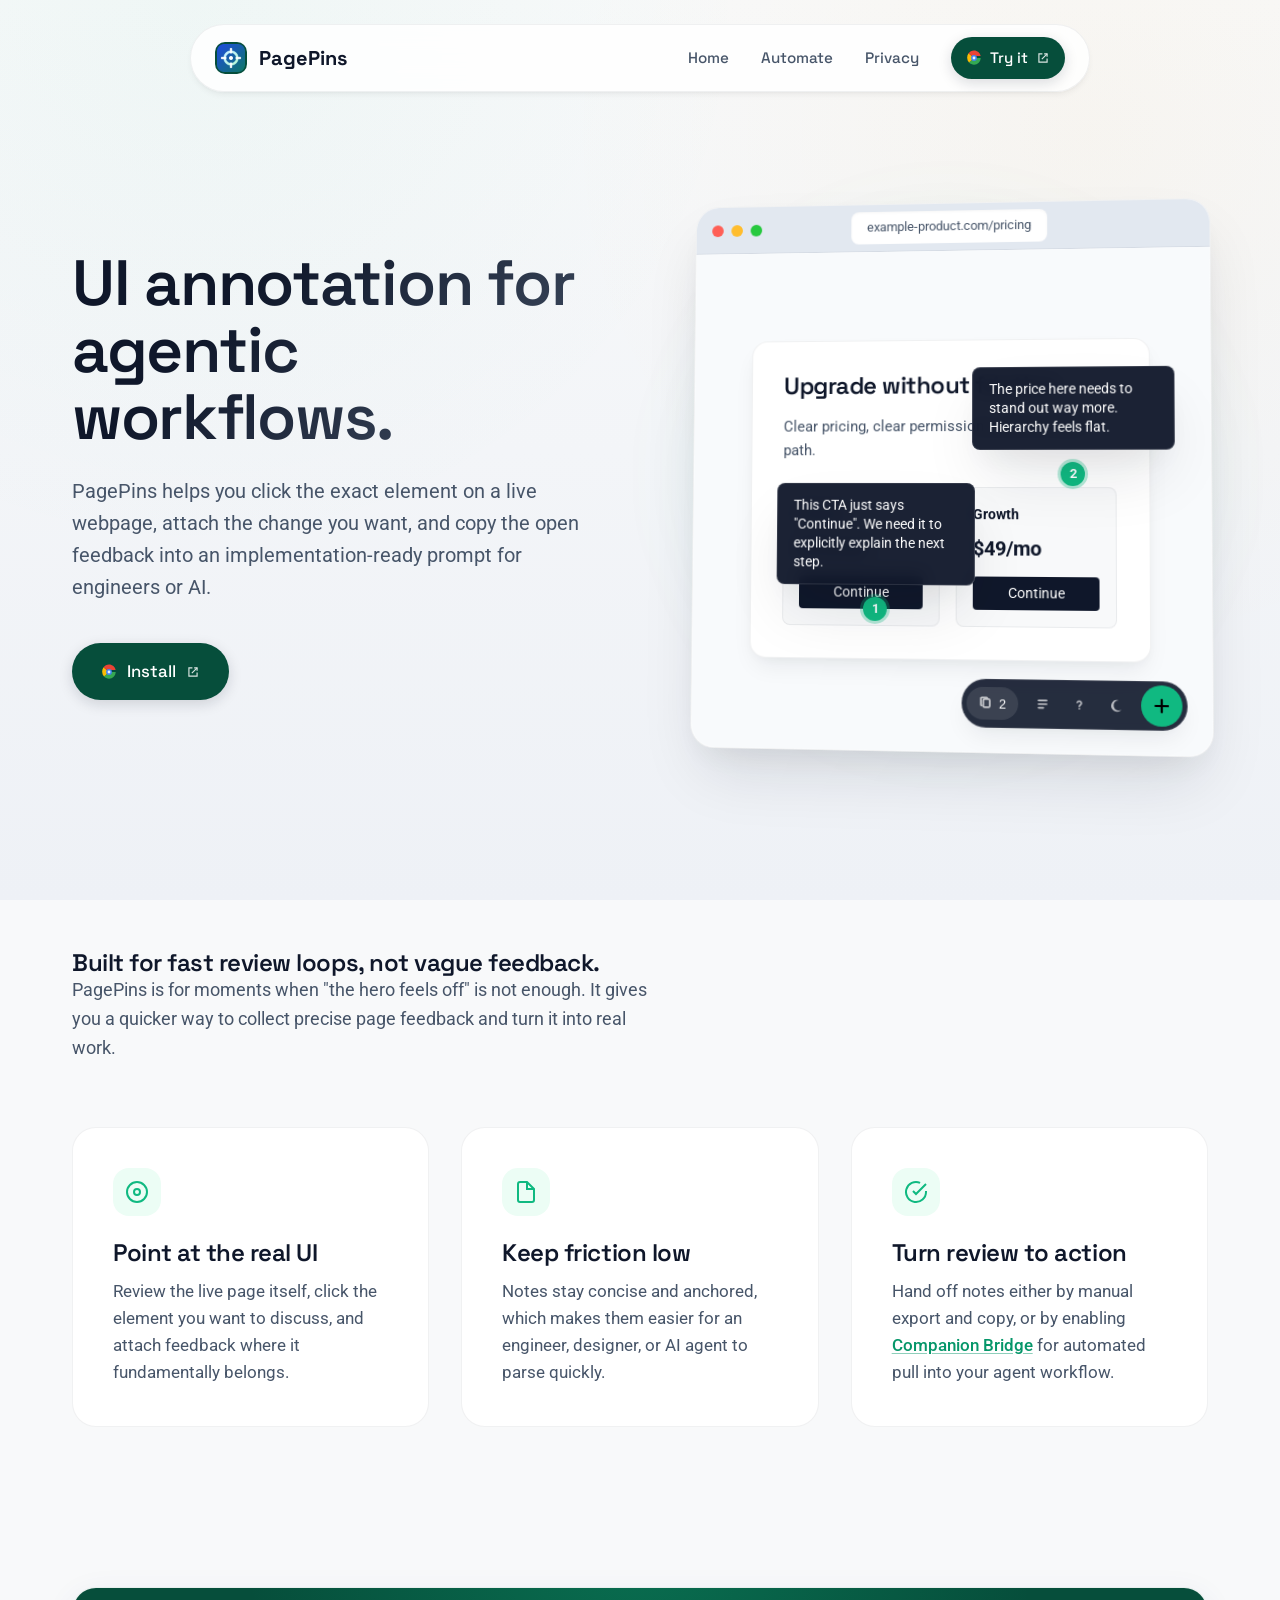
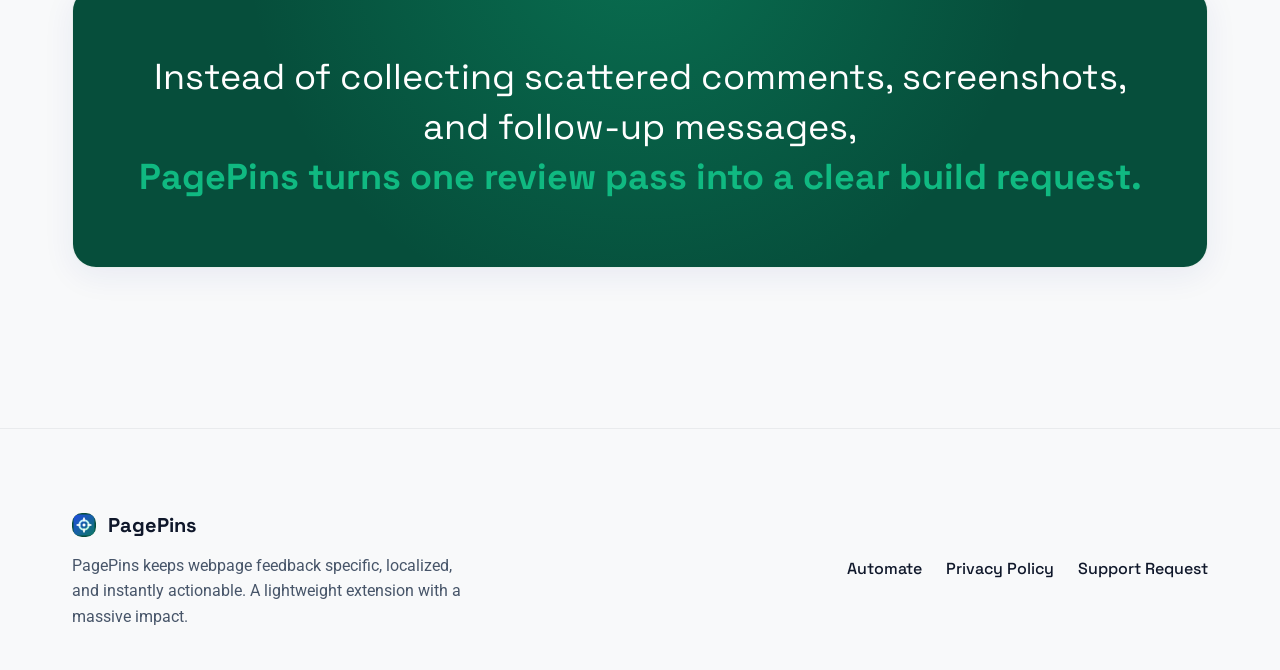
<file: docs/index.html>
<!doctype html>
<html lang="en">
  <head>
    <meta charset="utf-8" />
    <meta name="viewport" content="width=device-width, initial-scale=1" />
    <meta
      name="description"
      content="PagePins lets you annotate live webpages, capture precise UI feedback, and turn review notes into implementation-ready prompts."
    />
    <title>PagePins | Annotate Live UI and Turn Feedback Into Prompts</title>
    <link rel="icon" type="image/png" href="./assets/pagepins-extension-icon.png" />
    <link rel="shortcut icon" type="image/png" href="./assets/pagepins-extension-icon.png" />
    <link rel="stylesheet" href="./styles.css" />
  </head>
  <body>
    <!-- Navigation -->
    <div class="nav-wrapper">
      <nav class="navbar" aria-label="Primary">
        <a class="brand" href="#top" aria-label="PagePins home">
          <div class="brand-logo" aria-hidden="true">
            <img src="./assets/pagepins-extension-icon.png" alt="" />
          </div>
          <span>PagePins</span>
        </a>
        <div class="nav-links">
          <a href="#top">Home</a>
          <a href="./automate.html">Automate</a>
          <a href="./privacy.html">Privacy</a>
          <a
            class="nav-cta"
            href="https://chromewebstore.google.com/detail/mgdnpkccbemihfkmbklbomfejfgeelco?utm_source=item-share-cb"
            target="_blank"
            rel="noopener noreferrer"
            aria-label="Open PagePins on Chrome Web Store (opens in a new tab)"
          >
            <svg viewBox="0 0 48 48" fill="none" aria-hidden="true" class="chrome-icon">
              <path d="M24 24L44 24C44 35.0457 35.0457 44 24 44C18.089 44 12.7774 41.4361 9.1127 37.367L24 24Z" fill="#34A853" />
              <path d="M24 24L9.1127 37.367C2.17685 29.6432 1.53889 17.9439 7.56574 9.511L24 24Z" fill="#FBBC05" />
              <path d="M24 24L7.56574 9.511C11.1881 4.46084 17.1162 1.2 24 1.2C34.0449 1.2 42.4841 8.30428 44 18.032H24V24Z" fill="#EA4335" />
              <circle cx="24" cy="24" r="8.8" fill="#4285F4" />
              <circle cx="24" cy="24" r="4.3" fill="#E8F0FE" />
            </svg>
            <span>Try it</span>
            <svg viewBox="0 0 24 24" fill="none" stroke="currentColor" stroke-width="2" aria-hidden="true" class="external-icon">
              <path d="M14 5h5v5" />
              <path d="M10 14L19 5" />
              <path d="M19 13v6H5V5h6" />
            </svg>
          </a>
        </div>
      </nav>
    </div>

    <main id="top">
      <!-- Hero Section -->
      <section class="section hero">
        <div class="container grid-2">
          <div class="hero-content">
            <h1>UI annotation for agentic workflows.</h1>
            <p>
              PagePins helps you click the exact element on a live webpage, attach the change you want, and copy the open feedback into an implementation-ready prompt for engineers or AI.
            </p>
            <div class="hero-actions">
              <a
                class="btn btn-primary cws-link"
                href="https://chromewebstore.google.com/detail/mgdnpkccbemihfkmbklbomfejfgeelco?utm_source=item-share-cb"
                target="_blank"
                rel="noopener noreferrer"
                aria-label="Install PagePins from Chrome Web Store (opens in a new tab)"
              >
                <svg viewBox="0 0 48 48" fill="none" aria-hidden="true" class="chrome-icon">
                  <path d="M24 24L44 24C44 35.0457 35.0457 44 24 44C18.089 44 12.7774 41.4361 9.1127 37.367L24 24Z" fill="#34A853" />
                  <path d="M24 24L9.1127 37.367C2.17685 29.6432 1.53889 17.9439 7.56574 9.511L24 24Z" fill="#FBBC05" />
                  <path d="M24 24L7.56574 9.511C11.1881 4.46084 17.1162 1.2 24 1.2C34.0449 1.2 42.4841 8.30428 44 18.032H24V24Z" fill="#EA4335" />
                  <circle cx="24" cy="24" r="8.8" fill="#4285F4" />
                  <circle cx="24" cy="24" r="4.3" fill="#E8F0FE" />
                </svg>
                <span>Install</span>
                <svg viewBox="0 0 24 24" fill="none" stroke="currentColor" stroke-width="2" aria-hidden="true" class="external-icon">
                  <path d="M14 5h5v5" />
                  <path d="M10 14L19 5" />
                  <path d="M19 13v6H5V5h6" />
                </svg>
              </a>
            </div>
          </div>

          <!-- Browser Mockup Feature -->
          <div class="mockup-wrapper" aria-label="PagePins workflow preview">
            <div class="mockup-bg-blob"></div>
            <div class="browser-window">
              <div class="browser-header">
                <div class="browser-dots" aria-hidden="true">
                  <span class="dot-red"></span>
                  <span class="dot-yel"></span>
                  <span class="dot-grn"></span>
                </div>
                <div class="browser-url">example-product.com/pricing</div>
              </div>

              <div class="browser-body">
                <div class="browser-content-area">
                  <div class="mock-website">
                    <h2>Upgrade without friction</h2>
                    <p>Clear pricing, clear permissions, and a simple path.</p>
                    <div class="mock-grid">
                      <div class="mock-block">
                        <strong>Starter</strong>
                        <div style="font-size: 1.25rem; font-weight: 700; margin: 6px 0;">$15/mo</div>
                        <div style="margin-top: 12px; padding: 6px; background: var(--text-primary); color: white; text-align: center; border-radius: 4px;">Continue</div>
                      </div>
                      <div class="mock-block">
                        <strong>Growth</strong>
                        <div style="font-size: 1.25rem; font-weight: 700; margin: 6px 0;">$49/mo</div>
                        <div style="margin-top: 12px; padding: 6px; background: var(--text-primary); color: white; text-align: center; border-radius: 4px;">Continue</div>
                      </div>
                    </div>
                  </div>
                </div>

                <!-- Wireframe Toolbar mimicking real extension -->
                <div class="mock-anchor-shell">
                  <button class="mock-anchor-copy">
                    <svg viewBox="0 0 16 16" fill="none" stroke="currentColor" stroke-width="2" aria-hidden="true" style="width:14px;height:14px;opacity:0.7;">
                      <rect x="5.2" y="3.2" width="7.3" height="9.3" rx="1.6" />
                      <path d="M9.8 3.2V2.5a1 1 0 0 0-1-1H3.5a1 1 0 0 0-1 1v7.3a1 1 0 0 0 1 1h.7" />
                    </svg>
                    <span>2</span>
                  </button>
                  <div class="mock-anchor-actions">
                    <button>
                      <svg viewBox="0 0 20 20" fill="none" stroke="currentColor" stroke-width="2" stroke-linecap="round" style="width: 16px; height: 16px;"><path d="M5 5.5h10M5 10h10M5 14.5h6" /></svg>
                    </button>
                    <button>
                      <svg viewBox="0 0 20 20" fill="none" stroke="currentColor" stroke-width="2" stroke-linecap="round" style="width: 16px; height: 16px;"><path d="M7.5 7.2a2.6 2.6 0 0 1 5 1c0 1.8-2.5 2.2-2.5 4" /><path d="M10 14.9h.01" /></svg>
                    </button>
                    <button>
                      <svg viewBox="0 0 24 24" fill="currentColor" style="width: 16px; height: 16px;"><path d="M15.5 4.5a7.5 7.5 0 1 0 4 13.85A8.5 8.5 0 1 1 15.5 4.5z" /></svg>
                    </button>
                  </div>
                  <button class="mock-anchor-button" data-state="active">
                    <svg viewBox="0 0 24 24" stroke="currentColor" stroke-width="2.2" stroke-linecap="round" stroke-linejoin="round" fill="none" style="width: 24px; height: 24px;">
                      <path d="M12 6v12" /><path d="M6 12h12" />
                    </svg>
                  </button>
                </div>

                <!-- Interactive overlay annotations physically anchored to markers -->
                <div class="pin-wrapper pin-1-wrap">
                  <div class="annotation-pin">1</div>
                  <div class="annotation-popup popup-up">
                    This CTA just says "Continue". We need it to explicitly explain the next step.
                  </div>
                </div>

                <div class="pin-wrapper pin-2-wrap">
                  <div class="annotation-pin">2</div>
                  <div class="annotation-popup popup-up">
                    The price here needs to stand out way more. Hierarchy feels flat.
                  </div>
                </div>
              </div>
            </div>
          </div>
        </div>
      </section>

      <!-- Why PagePins -->
      <section class="section section-sm" id="why-pagepins">
        <div class="container">
          <div style="max-width: 600px; margin-bottom: 64px;">
            <h2>Built for fast review loops, not vague feedback.</h2>
            <p>
              PagePins is for moments when "the hero feels off" is not enough. It gives you a quicker way to collect precise page feedback and turn it into real work.
            </p>
          </div>

          <div class="grid-3">
            <div class="card">
              <div class="card-icon">
                <svg viewBox="0 0 24 24" fill="none" stroke="currentColor" stroke-width="2">
                  <circle cx="12" cy="12" r="10"></circle>
                  <circle cx="12" cy="12" r="3"></circle>
                </svg>
              </div>
              <h3>Point at the real UI</h3>
              <p>Review the live page itself, click the element you want to discuss, and attach feedback where it fundamentally belongs.</p>
            </div>

            <div class="card">
              <div class="card-icon">
                <svg viewBox="0 0 24 24" fill="none" stroke="currentColor" stroke-width="2">
                  <path d="M13 2H6a2 2 0 0 0-2 2v16a2 2 0 0 0 2 2h12a2 2 0 0 0 2-2V9z"></path>
                  <polyline points="13 2 13 9 20 9"></polyline>
                </svg>
              </div>
              <h3>Keep friction low</h3>
              <p>Notes stay concise and anchored, which makes them easier for an engineer, designer, or AI agent to parse quickly.</p>
            </div>

            <div class="card">
              <div class="card-icon">
                <svg viewBox="0 0 24 24" fill="none" stroke="currentColor" stroke-width="2">
                  <path d="M22 11.08V12a10 10 0 1 1-5.93-9.14"></path>
                  <polyline points="22 4 12 14.01 9 11.01"></polyline>
                </svg>
              </div>
              <h3>Turn review to action</h3>
              <p>Hand off notes either by manual export and copy, or by enabling <a class="inline-link" href="./automate.html">Companion Bridge</a> for automated pull into your agent workflow.</p>
            </div>
          </div>
        </div>
      </section>

      <!-- Banner / Quote -->
      <section class="section section-sm">
        <div class="container">
          <div class="quote-box glass-panel">
            <p>
              Instead of collecting scattered comments, screenshots, and follow-up messages, <br/><strong>PagePins turns one review pass into a clear build request.</strong>
            </p>
          </div>
        </div>
      </section>

    </main>

    <!-- Footer -->
    <footer>
      <div class="container footer-content">
        <div class="footer-brand">
          <div class="brand">
            <div class="brand-logo" style="width: 24px; height: 24px;">
              <img src="./assets/pagepins-extension-icon.png" alt="" />
            </div>
            PagePins
          </div>
          <p>PagePins keeps webpage feedback specific, localized, and instantly actionable. A lightweight extension with a massive impact.</p>
        </div>
        
        <div class="footer-links">
          <a href="./automate.html">Automate</a>
          <a href="./privacy.html">Privacy Policy</a>
          <a href="mailto:ztnbqfspcs@privaterelay.appleid.com">Support Request</a>
        </div>
      </div>
    </footer>
  </body>
</html>
</file>
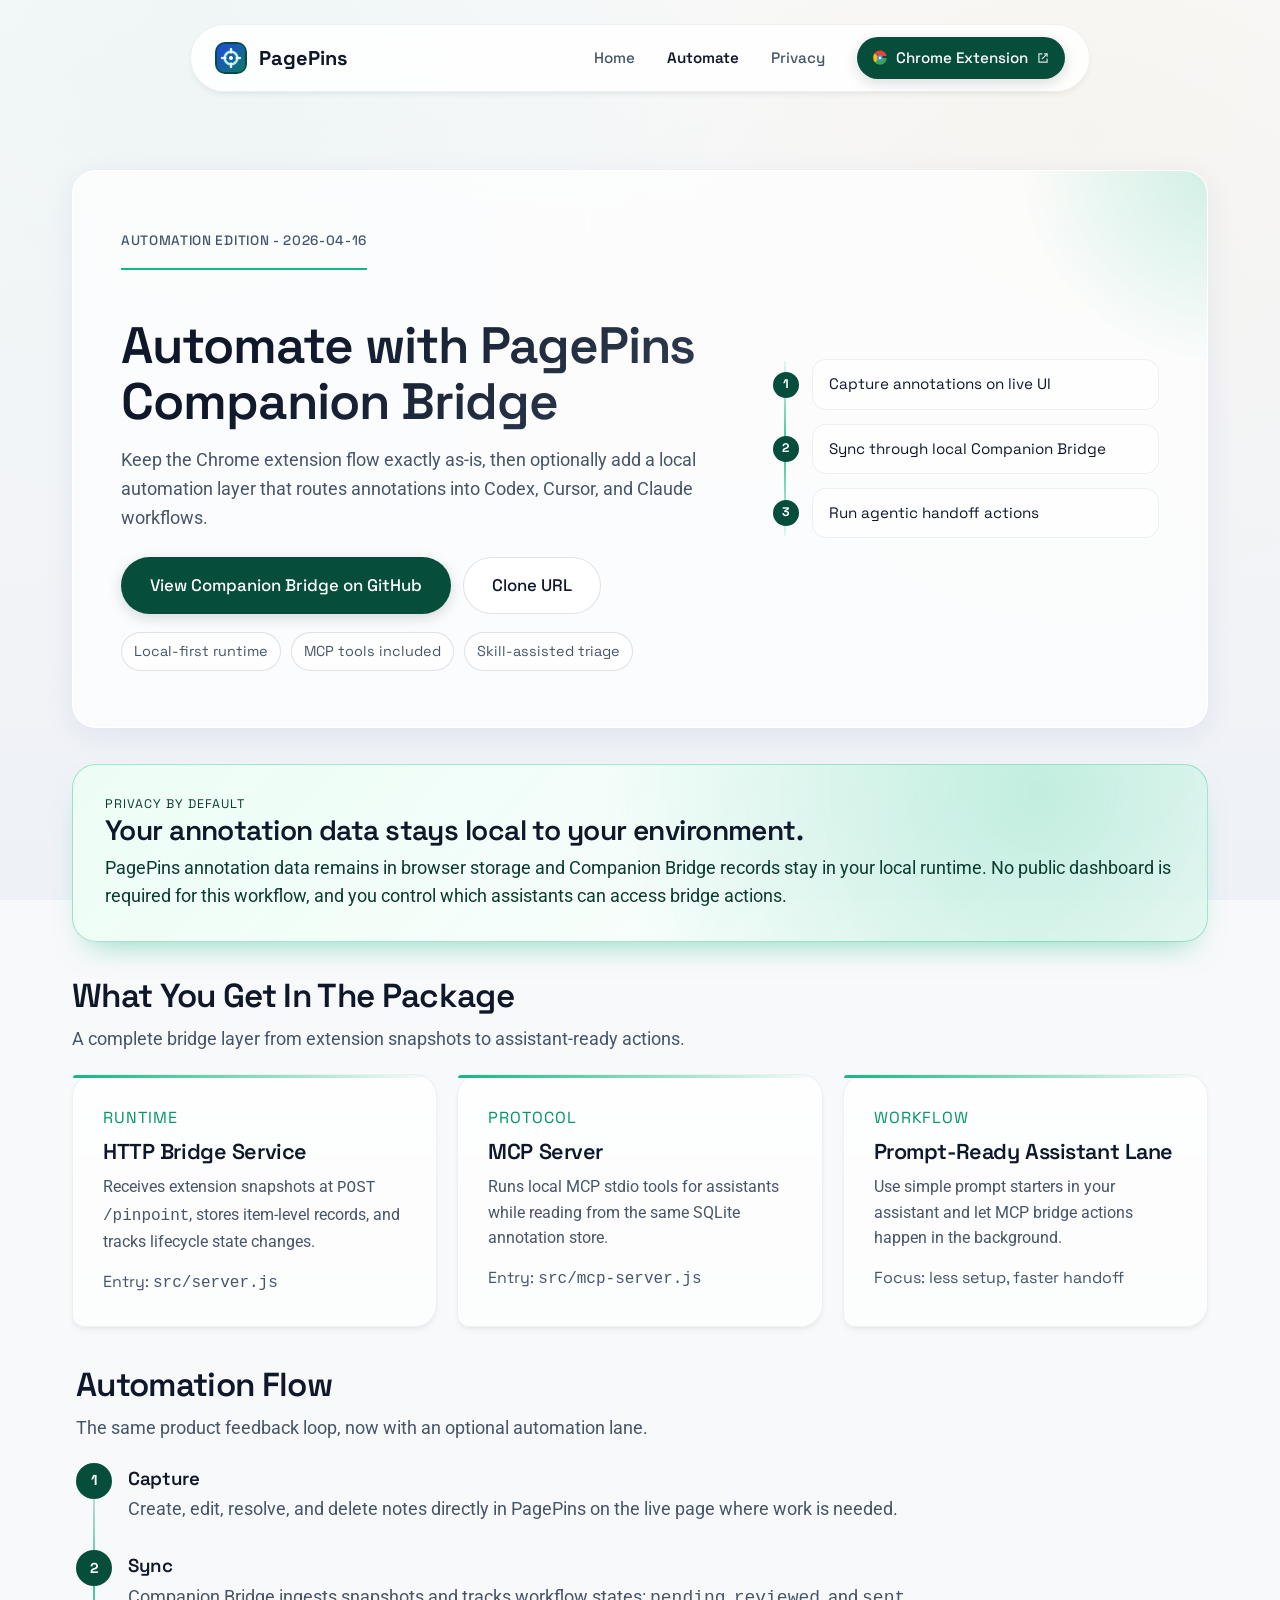
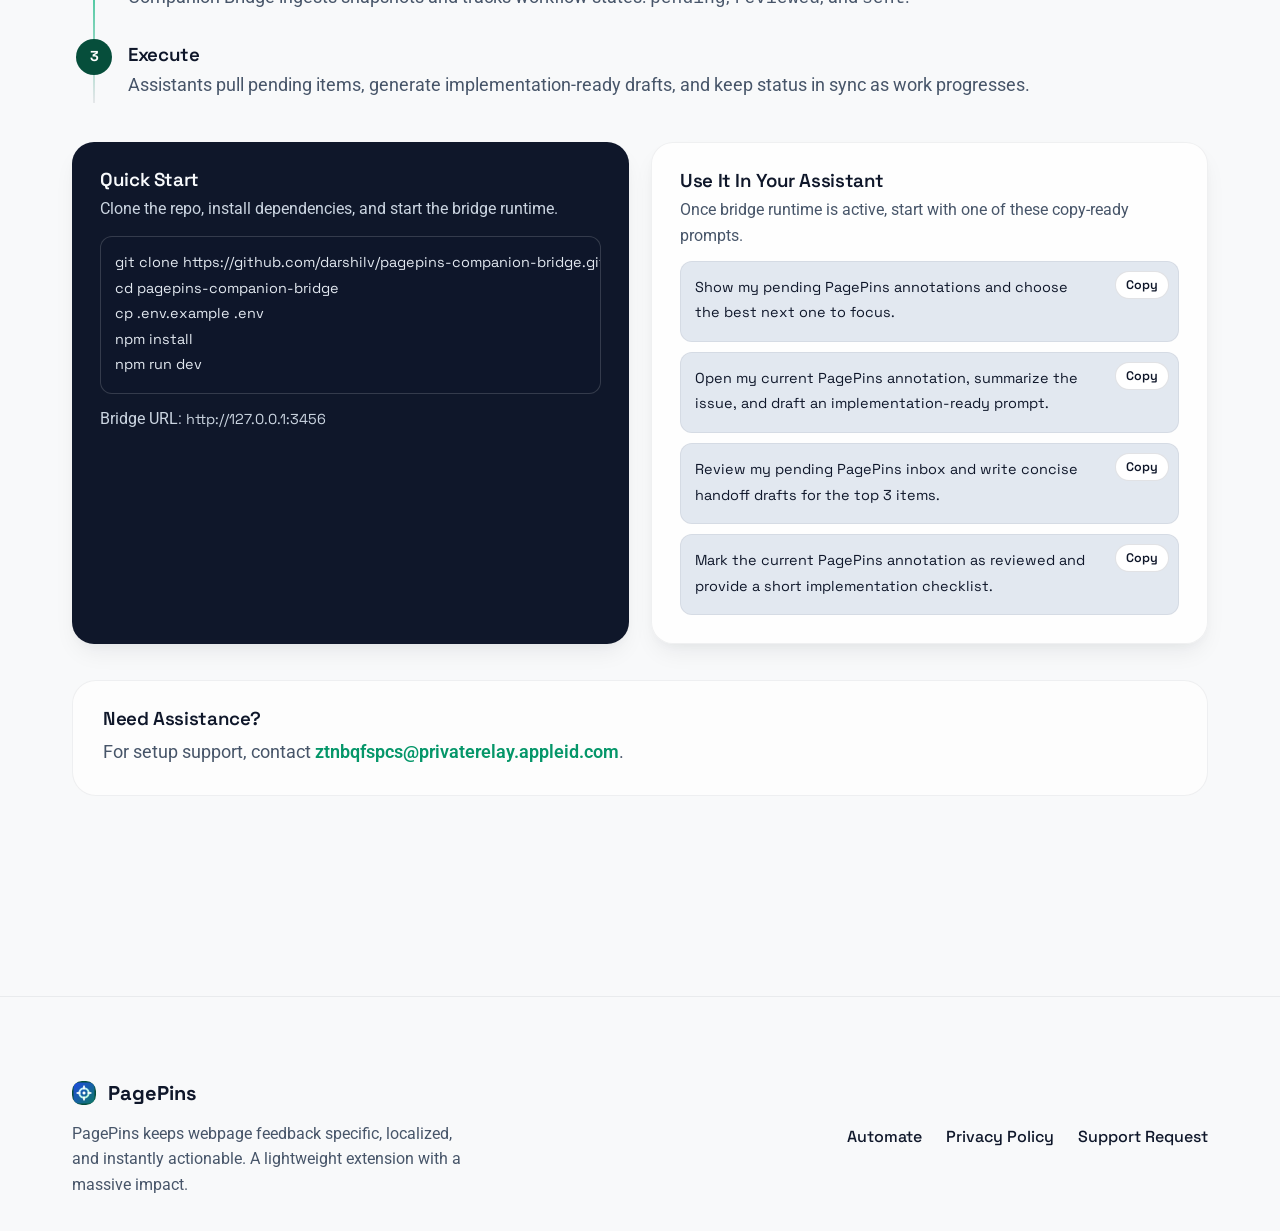
<file: docs/automate.html>
<!doctype html>
<html lang="en">
  <head>
    <meta charset="utf-8" />
    <meta name="viewport" content="width=device-width, initial-scale=1" />
    <meta
      name="description"
      content="Set up the optional PagePins automation workflow with the Companion Bridge and assistant skills."
    />
    <title>Automate | PagePins</title>
    <link rel="icon" type="image/png" href="./assets/pagepins-extension-icon.png" />
    <link rel="shortcut icon" type="image/png" href="./assets/pagepins-extension-icon.png" />
    <link rel="stylesheet" href="./styles.css" />
  </head>
  <body class="automate-page">
    <div class="nav-wrapper">
      <nav class="navbar" aria-label="Primary">
        <a class="brand" href="./index.html" aria-label="PagePins home">
          <div class="brand-logo" aria-hidden="true">
            <img src="./assets/pagepins-extension-icon.png" alt="" />
          </div>
          <span>PagePins</span>
        </a>
        <div class="nav-links">
          <a href="./index.html#top">Home</a>
          <a href="./automate.html" style="color: var(--text-primary); font-weight: 600;">Automate</a>
          <a href="./privacy.html">Privacy</a>
          <a
            class="nav-cta"
            href="https://chromewebstore.google.com/detail/mgdnpkccbemihfkmbklbomfejfgeelco?utm_source=item-share-cb"
            target="_blank"
            rel="noopener noreferrer"
            aria-label="Open PagePins on Chrome Web Store (opens in a new tab)"
          >
            <svg viewBox="0 0 48 48" fill="none" aria-hidden="true" class="chrome-icon">
              <path d="M24 24L44 24C44 35.0457 35.0457 44 24 44C18.089 44 12.7774 41.4361 9.1127 37.367L24 24Z" fill="#34A853" />
              <path d="M24 24L9.1127 37.367C2.17685 29.6432 1.53889 17.9439 7.56574 9.511L24 24Z" fill="#FBBC05" />
              <path d="M24 24L7.56574 9.511C11.1881 4.46084 17.1162 1.2 24 1.2C34.0449 1.2 42.4841 8.30428 44 18.032H24V24Z" fill="#EA4335" />
              <circle cx="24" cy="24" r="8.8" fill="#4285F4" />
              <circle cx="24" cy="24" r="4.3" fill="#E8F0FE" />
            </svg>
            <span>Chrome Extension</span>
            <svg viewBox="0 0 24 24" fill="none" stroke="currentColor" stroke-width="2" aria-hidden="true" class="external-icon">
              <path d="M14 5h5v5" />
              <path d="M10 14L19 5" />
              <path d="M19 13v6H5V5h6" />
            </svg>
          </a>
        </div>
      </nav>
    </div>

    <main class="section automate-main">
      <div class="container automate-layout">
        <section class="automate-hero glass-panel">
          <div class="automate-hero-copy">
            <span class="meta-text automate-meta">Automation Edition - 2026-04-16</span>
            <h1>Automate with PagePins Companion Bridge</h1>
            <p>
              Keep the Chrome extension flow exactly as-is, then optionally add a local automation layer that routes annotations into Codex, Cursor, and Claude workflows.
            </p>
            <div class="automate-actions">
              <a
                class="btn btn-primary"
                href="https://github.com/darshilv/pagepins-companion-bridge"
                target="_blank"
                rel="noopener noreferrer"
              >
                View Companion Bridge on GitHub
              </a>
              <a
                class="btn btn-secondary"
                href="https://github.com/darshilv/pagepins-companion-bridge.git"
                target="_blank"
                rel="noopener noreferrer"
              >
                Clone URL
              </a>
            </div>
            <ul class="automate-signal-list" aria-label="Highlights">
              <li>Local-first runtime</li>
              <li>MCP tools included</li>
              <li>Skill-assisted triage</li>
            </ul>
          </div>
          <div class="automate-rail" aria-hidden="true">
            <div class="automate-rail-line"></div>
            <div class="automate-rail-node" data-step="1">Capture annotations on live UI</div>
            <div class="automate-rail-node" data-step="2">Sync through local Companion Bridge</div>
            <div class="automate-rail-node" data-step="3">Run agentic handoff actions</div>
          </div>
        </section>

        <section class="automate-privacy-highlight">
          <p class="automate-privacy-kicker">Privacy By Default</p>
          <h3>Your annotation data stays local to your environment.</h3>
          <p>
            PagePins annotation data remains in browser storage and Companion Bridge records stay in your local runtime. No public dashboard is required for this workflow, and you control which assistants can access bridge actions.
          </p>
        </section>

        <section class="automate-capabilities">
          <header class="automate-section-head">
            <h2>What You Get In The Package</h2>
            <p>A complete bridge layer from extension snapshots to assistant-ready actions.</p>
          </header>
          <div class="automate-cap-grid">
            <article class="automate-cap">
              <p class="automate-cap-kicker">Runtime</p>
              <h3>HTTP Bridge Service</h3>
              <p>Receives extension snapshots at <code>POST /pinpoint</code>, stores item-level records, and tracks lifecycle state changes.</p>
              <p class="automate-cap-meta">Entry: <code>src/server.js</code></p>
            </article>
            <article class="automate-cap">
              <p class="automate-cap-kicker">Protocol</p>
              <h3>MCP Server</h3>
              <p>Runs local MCP stdio tools for assistants while reading from the same SQLite annotation store.</p>
              <p class="automate-cap-meta">Entry: <code>src/mcp-server.js</code></p>
            </article>
            <article class="automate-cap">
              <p class="automate-cap-kicker">Workflow</p>
              <h3>Prompt-Ready Assistant Lane</h3>
              <p>Use simple prompt starters in your assistant and let MCP bridge actions happen in the background.</p>
              <p class="automate-cap-meta">Focus: less setup, faster handoff</p>
            </article>
          </div>
        </section>

        <section class="automate-flow">
          <header class="automate-section-head">
            <h2>Automation Flow</h2>
            <p>The same product feedback loop, now with an optional automation lane.</p>
          </header>
          <ol class="automate-timeline">
            <li>
              <span class="automate-step-marker">1</span>
              <div class="automate-step-body">
                <h3>Capture</h3>
                <p>Create, edit, resolve, and delete notes directly in PagePins on the live page where work is needed.</p>
              </div>
            </li>
            <li>
              <span class="automate-step-marker">2</span>
              <div class="automate-step-body">
                <h3>Sync</h3>
                <p>Companion Bridge ingests snapshots and tracks workflow states: <code>pending</code>, <code>reviewed</code>, and <code>sent</code>.</p>
              </div>
            </li>
            <li>
              <span class="automate-step-marker">3</span>
              <div class="automate-step-body">
                <h3>Execute</h3>
                <p>Assistants pull pending items, generate implementation-ready drafts, and keep status in sync as work progresses.</p>
              </div>
            </li>
          </ol>
        </section>

        <section class="automate-setup-grid">
          <article class="automate-terminal">
            <h3>Quick Start</h3>
            <p>Clone the repo, install dependencies, and start the bridge runtime.</p>
            <pre><code>git clone https://github.com/darshilv/pagepins-companion-bridge.git
cd pagepins-companion-bridge
cp .env.example .env
npm install
npm run dev</code></pre>
            <p class="automate-terminal-note">Bridge URL: <code>http://127.0.0.1:3456</code></p>
          </article>

          <article class="automate-terminal automate-terminal-light">
            <h3>Use It In Your Assistant</h3>
            <p>Once bridge runtime is active, start with one of these copy-ready prompts.</p>
            <div class="automate-prompt-list">
              <div class="automate-prompt-item">
                <button type="button" class="copy-prompt-btn">Copy</button>
                <pre><code>Show my pending PagePins annotations and choose the best next one to focus.</code></pre>
              </div>
              <div class="automate-prompt-item">
                <button type="button" class="copy-prompt-btn">Copy</button>
                <pre><code>Open my current PagePins annotation, summarize the issue, and draft an implementation-ready prompt.</code></pre>
              </div>
              <div class="automate-prompt-item">
                <button type="button" class="copy-prompt-btn">Copy</button>
                <pre><code>Review my pending PagePins inbox and write concise handoff drafts for the top 3 items.</code></pre>
              </div>
              <div class="automate-prompt-item">
                <button type="button" class="copy-prompt-btn">Copy</button>
                <pre><code>Mark the current PagePins annotation as reviewed and provide a short implementation checklist.</code></pre>
              </div>
            </div>
          </article>
        </section>

        <section class="automate-support-strip">
          <h3>Need Assistance?</h3>
          <p>
            For setup support, contact
            <a href="mailto:ztnbqfspcs@privaterelay.appleid.com">ztnbqfspcs@privaterelay.appleid.com</a>.
          </p>
        </section>
      </div>
    </main>

    <footer>
      <div class="container footer-content">
        <div class="footer-brand">
          <div class="brand">
            <div class="brand-logo" style="width: 24px; height: 24px;">
              <img src="./assets/pagepins-extension-icon.png" alt="" />
            </div>
            PagePins
          </div>
          <p>PagePins keeps webpage feedback specific, localized, and instantly actionable. A lightweight extension with a massive impact.</p>
        </div>

        <div class="footer-links">
          <a href="./automate.html" style="color: var(--text-primary);">Automate</a>
          <a href="./privacy.html">Privacy Policy</a>
          <a href="mailto:ztnbqfspcs@privaterelay.appleid.com">Support Request</a>
        </div>
      </div>
    </footer>
    <script>
      (() => {
        async function copyToClipboard(text) {
          if (navigator.clipboard && window.isSecureContext) {
            await navigator.clipboard.writeText(text);
            return true;
          }

          const textArea = document.createElement('textarea');
          textArea.value = text;
          textArea.setAttribute('readonly', '');
          textArea.style.position = 'fixed';
          textArea.style.top = '-9999px';
          document.body.appendChild(textArea);
          textArea.select();

          let copied = false;
          try {
            copied = document.execCommand('copy');
          } catch {
            copied = false;
          }

          document.body.removeChild(textArea);
          return copied;
        }

        document.querySelectorAll('.copy-prompt-btn').forEach((button) => {
          button.addEventListener('click', async () => {
            const promptItem = button.closest('.automate-prompt-item');
            const codeEl = promptItem ? promptItem.querySelector('code') : null;
            if (!codeEl) return;

            const originalLabel = button.textContent;
            button.disabled = true;

            const ok = await copyToClipboard(codeEl.textContent.trim());
            button.textContent = ok ? 'Copied' : 'Copy failed';

            setTimeout(() => {
              button.textContent = originalLabel;
              button.disabled = false;
            }, 1300);
          });
        });
      })();
    </script>
  </body>
</html>
</file>
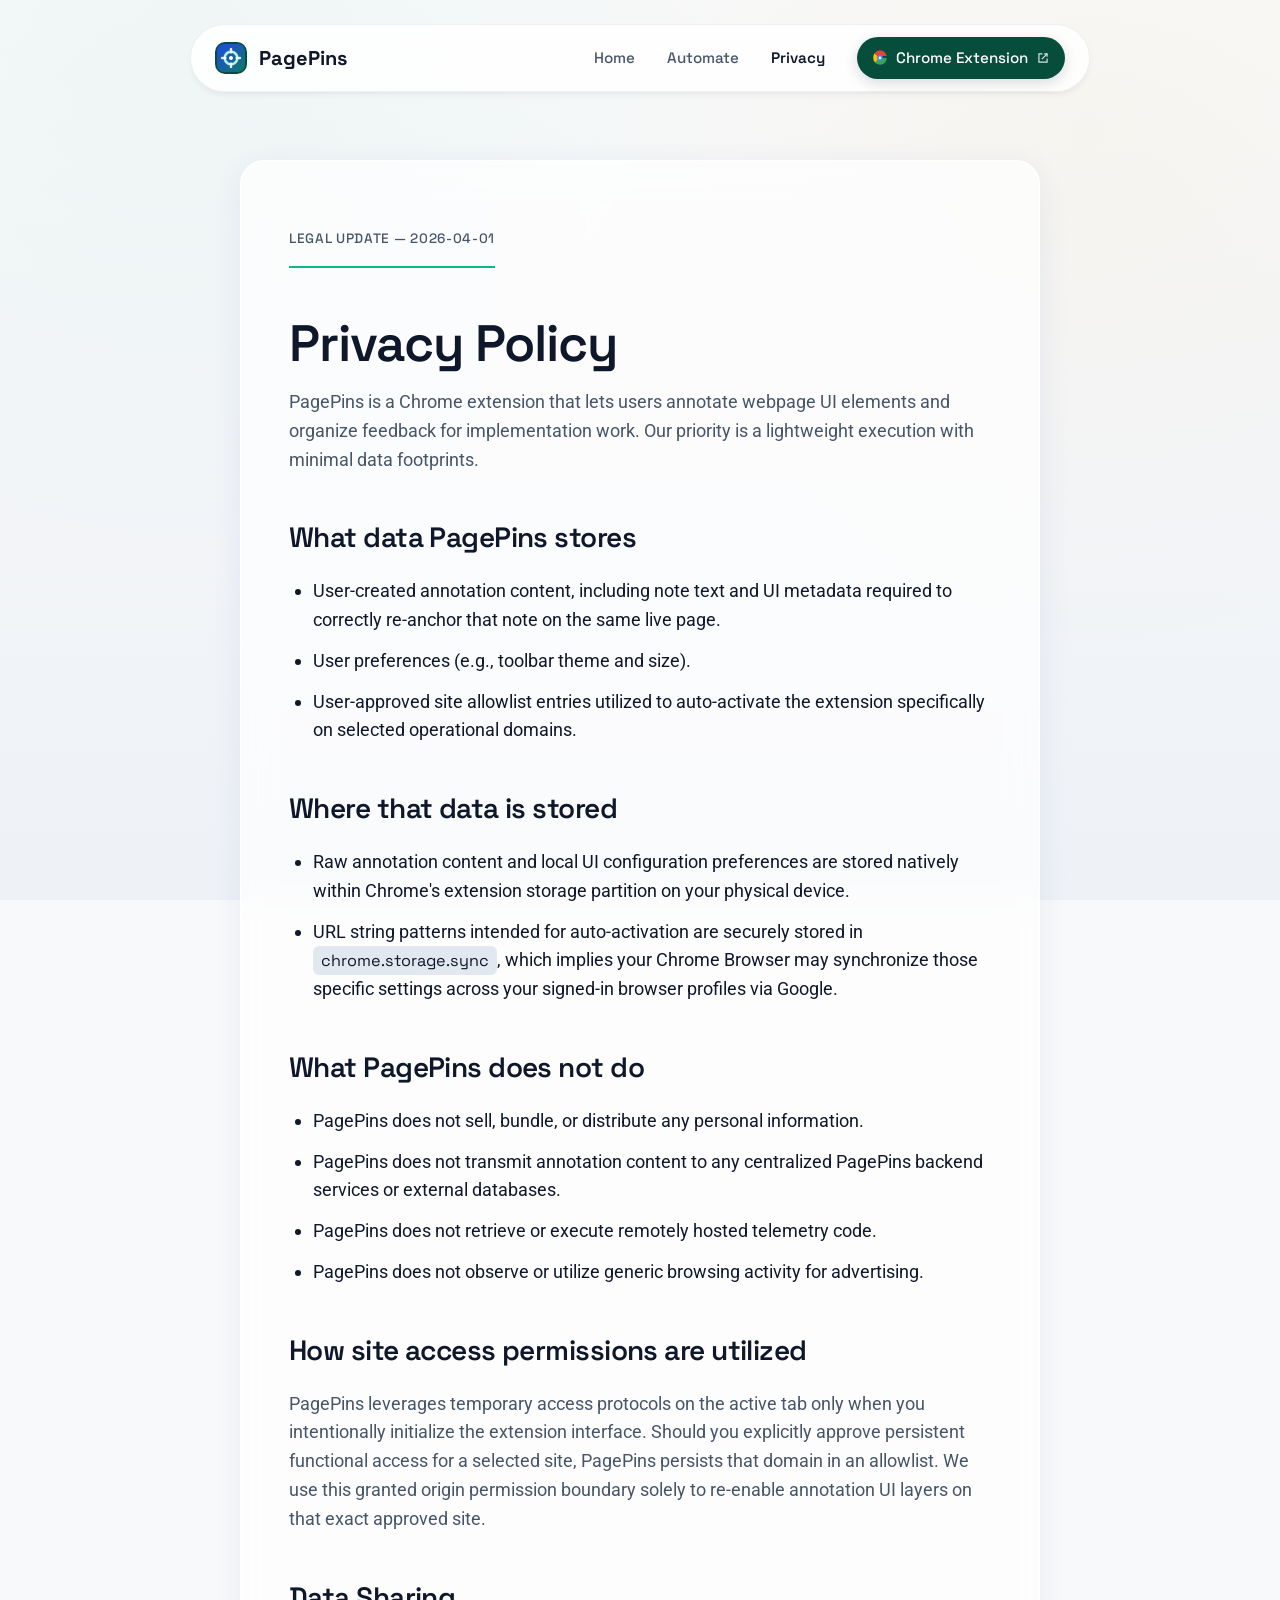
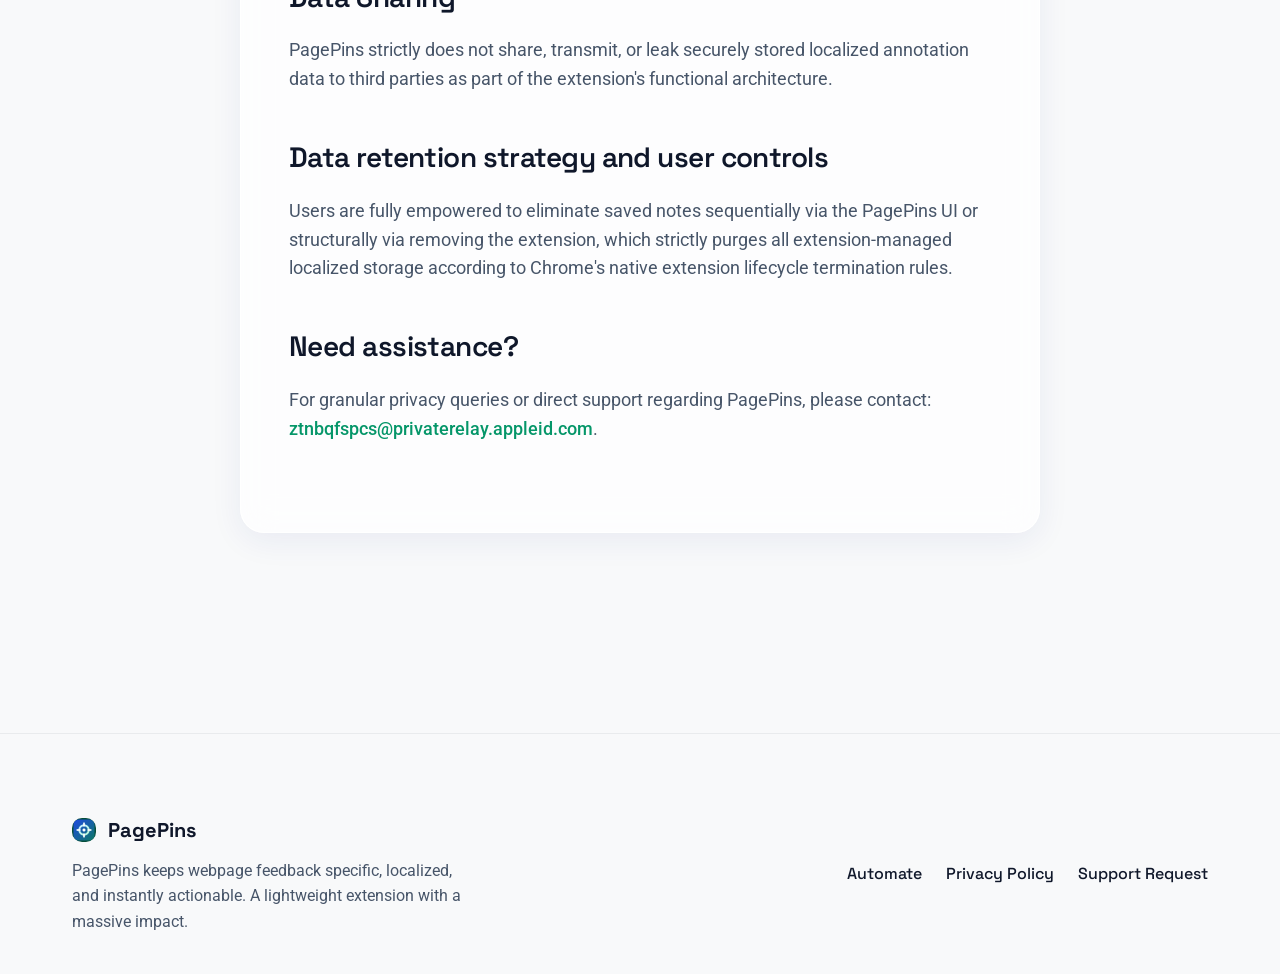
<file: docs/privacy.html>
<!doctype html>
<html lang="en">
  <head>
    <meta charset="utf-8" />
    <meta name="viewport" content="width=device-width, initial-scale=1" />
    <title>Privacy Policy | PagePins</title>
    <link rel="icon" type="image/png" href="./assets/pagepins-extension-icon.png" />
    <link rel="shortcut icon" type="image/png" href="./assets/pagepins-extension-icon.png" />
    <link rel="stylesheet" href="./styles.css" />
  </head>
  <body>
    <!-- Navigation (reused from index.html for consistency) -->
    <div class="nav-wrapper">
      <nav class="navbar" aria-label="Primary">
        <a class="brand" href="./index.html" aria-label="PagePins home">
          <div class="brand-logo" aria-hidden="true">
            <img src="./assets/pagepins-extension-icon.png" alt="" />
          </div>
          <span>PagePins</span>
        </a>
        <div class="nav-links">
          <a href="./index.html#top">Home</a>
          <a href="./automate.html">Automate</a>
          <a href="./privacy.html" style="color: var(--text-primary); font-weight: 600;">Privacy</a>
          <a
            class="nav-cta"
            href="https://chromewebstore.google.com/detail/mgdnpkccbemihfkmbklbomfejfgeelco?utm_source=item-share-cb"
            target="_blank"
            rel="noopener noreferrer"
            aria-label="Open PagePins on Chrome Web Store (opens in a new tab)"
          >
            <svg viewBox="0 0 48 48" fill="none" aria-hidden="true" class="chrome-icon">
              <path d="M24 24L44 24C44 35.0457 35.0457 44 24 44C18.089 44 12.7774 41.4361 9.1127 37.367L24 24Z" fill="#34A853" />
              <path d="M24 24L9.1127 37.367C2.17685 29.6432 1.53889 17.9439 7.56574 9.511L24 24Z" fill="#FBBC05" />
              <path d="M24 24L7.56574 9.511C11.1881 4.46084 17.1162 1.2 24 1.2C34.0449 1.2 42.4841 8.30428 44 18.032H24V24Z" fill="#EA4335" />
              <circle cx="24" cy="24" r="8.8" fill="#4285F4" />
              <circle cx="24" cy="24" r="4.3" fill="#E8F0FE" />
            </svg>
            <span>Chrome Extension</span>
            <svg viewBox="0 0 24 24" fill="none" stroke="currentColor" stroke-width="2" aria-hidden="true" class="external-icon">
              <path d="M14 5h5v5" />
              <path d="M10 14L19 5" />
              <path d="M19 13v6H5V5h6" />
            </svg>
          </a>
        </div>
      </nav>
    </div>

    <!-- Main Content -->
    <main class="section" style="padding-top: 160px; min-height: 100vh;">
      <div class="container">
        <article class="glass-panel prose" style="padding: 64px 48px;">
          
          <span class="meta-text">Legal Update &mdash; 2026-04-01</span>
          
          <h1>Privacy Policy</h1>

          <p>
            PagePins is a Chrome extension that lets users annotate webpage UI elements and organize feedback for implementation work. Our priority is a lightweight execution with minimal data footprints.
          </p>

          <h2>What data PagePins stores</h2>
          <ul>
            <li>
              User-created annotation content, including note text and UI metadata required to correctly re-anchor that note on the same live page.
            </li>
            <li>User preferences (e.g., toolbar theme and size).</li>
            <li>
              User-approved site allowlist entries utilized to auto-activate the extension specifically on selected operational domains.
            </li>
          </ul>

          <h2>Where that data is stored</h2>
          <ul>
            <li>
              Raw annotation content and local UI configuration preferences are stored natively within Chrome's extension storage partition on your physical device.
            </li>
            <li>
              URL string patterns intended for auto-activation are securely stored in <code>chrome.storage.sync</code>, which implies your Chrome Browser may synchronize those specific settings across your signed-in browser profiles via Google.
            </li>
          </ul>

          <h2>What PagePins does not do</h2>
          <ul>
            <li>PagePins does not sell, bundle, or distribute any personal information.</li>
            <li>PagePins does not transmit annotation content to any centralized PagePins backend services or external databases.</li>
            <li>PagePins does not retrieve or execute remotely hosted telemetry code.</li>
            <li>PagePins does not observe or utilize generic browsing activity for advertising.</li>
          </ul>

          <h2>How site access permissions are utilized</h2>
          <p>
            PagePins leverages temporary access protocols on the active tab only when you intentionally initialize the extension interface. Should you explicitly approve persistent functional access for a selected site, PagePins persists that domain in an allowlist. We use this granted origin permission boundary solely to re-enable annotation UI layers on that exact approved site.
          </p>

          <h2>Data Sharing</h2>
          <p>
            PagePins strictly does not share, transmit, or leak securely stored localized annotation data to third parties as part of the extension's functional architecture.
          </p>

          <h2>Data retention strategy and user controls</h2>
          <p>
            Users are fully empowered to eliminate saved notes sequentially via the PagePins UI or structurally via removing the extension, which strictly purges all extension-managed localized storage according to Chrome's native extension lifecycle termination rules.
          </p>

          <h2>Need assistance?</h2>
          <p>
            For granular privacy queries or direct support regarding PagePins, please contact:<br/>
            <a href="mailto:ztnbqfspcs@privaterelay.appleid.com" style="color: var(--accent-hover); font-weight: 500;">ztnbqfspcs@privaterelay.appleid.com</a>.
          </p>
        </article>
      </div>
    </main>

    <!-- Footer -->
    <footer>
      <div class="container footer-content">
        <div class="footer-brand">
          <div class="brand">
            <div class="brand-logo" style="width: 24px; height: 24px;">
              <img src="./assets/pagepins-extension-icon.png" alt="" />
            </div>
            PagePins
          </div>
          <p>PagePins keeps webpage feedback specific, localized, and instantly actionable. A lightweight extension with a massive impact.</p>
        </div>
        
        <div class="footer-links">
          <a href="./automate.html">Automate</a>
          <a href="./privacy.html" style="color: var(--text-primary);">Privacy Policy</a>
          <a href="mailto:ztnbqfspcs@privaterelay.appleid.com">Support Request</a>
        </div>
      </div>
    </footer>
  </body>
</html>
</file>
<file: docs/styles.css>
/* PagePins Extension - Premium Design System */

@import url('https://fonts.googleapis.com/css2?family=Roboto:wght@400;500;700&family=Space+Grotesk:wght@400;500;600;700&display=swap');

:root {
  /* Color System */
  /* A refined, ultra-modern low-contrast background layered with distinct vibrant accents */
  --bg-primary: #f8f9fa;
  --bg-secondary: #eef1f6;
  --bg-tertiary: #e2e8f0;
  
  --surface-default: rgba(255, 255, 255, 0.7);
  --surface-solid: #ffffff;
  --surface-raised: rgba(255, 255, 255, 0.9);
  --surface-inverse: #064e3b; /* Dark solid surface for primary CTAs, logo bg, etc. */
  
  --text-primary: #0f172a;
  --text-secondary: #475569;
  --text-inverse: #ffffff;
  
  --border-subtle: rgba(15, 23, 42, 0.06);
  --border-strong: rgba(15, 23, 42, 0.12);
  
  /* Brand Accents - Emerald & Deep Slate */
  --accent-base: #10b981;
  --accent-hover: #059669;
  --accent-deep: #064e3b;
  --accent-surface: #ecfdf5;
  --accent-glow: rgba(16, 185, 129, 0.25);
  
  --gold-highlight: #f59e0b;
  --gold-glow: rgba(245, 158, 11, 0.2);

  /* Typography */
  --font-heading: 'Space Grotesk', system-ui, -apple-system, sans-serif;
  --font-body: 'Roboto', system-ui, -apple-system, sans-serif;

  /* Shadows for depth */
  --shadow-sm: 0 4px 6px -1px rgba(0, 0, 0, 0.05), 0 2px 4px -2px rgba(0, 0, 0, 0.05);
  --shadow-md: 0 12px 24px -6px rgba(15, 23, 42, 0.08), 0 4px 12px -4px rgba(15, 23, 42, 0.04);
  --shadow-xl: 0 32px 64px -12px rgba(15, 23, 42, 0.12), 0 16px 32px -8px rgba(15, 23, 42, 0.06);
  --shadow-glass: 0 8px 32px 0 rgba(31, 38, 135, 0.07);

  /* Radii */
  --radius-sm: 8px;
  --radius-md: 16px;
  --radius-lg: 24px;
  --radius-full: 9999px;

  /* Layout */
  --container-max: 1200px;
  --container-padding: 32px;
  
  /* Transitions */
  --trans-smooth: all 0.3s cubic-bezier(0.4, 0, 0.2, 1);
  --trans-bounce: all 0.5s cubic-bezier(0.34, 1.56, 0.64, 1);
}

/* =========================================================================
   Base Resets & Globals
   ========================================================================= */

* {
  box-sizing: border-box;
  margin: 0;
  padding: 0;
}

html {
  scroll-behavior: smooth;
  font-size: 16px;
}

body {
  font-family: var(--font-body);
  color: var(--text-primary);
  background-color: var(--bg-primary);
  /* A beautiful subtle gradient that feels dimensional */
  background-image: 
    radial-gradient(circle at 15% 0%, rgba(16, 185, 129, 0.04) 0%, transparent 40%),
    radial-gradient(circle at 85% 15%, rgba(245, 158, 11, 0.04) 0%, transparent 40%),
    linear-gradient(180deg, var(--bg-primary) 0%, var(--bg-secondary) 100%);
  background-attachment: fixed;
  line-height: 1.6;
  -webkit-font-smoothing: antialiased;
  position: relative;
  overflow-x: hidden;
}

h1, h2, h3, h4, h5, h6 {
  font-family: var(--font-heading);
  color: var(--text-primary);
  line-height: 1.1;
  letter-spacing: -0.02em;
  font-weight: 600;
}

p {
  color: var(--text-secondary);
  font-size: 1.125rem;
}

a {
  color: inherit;
  text-decoration: none;
  transition: var(--trans-smooth);
}

.inline-link {
  color: var(--accent-hover);
  text-decoration: underline;
  text-underline-offset: 2px;
  text-decoration-color: rgba(5, 150, 105, 0.45);
  font-weight: 500;
}

.inline-link:hover {
  color: var(--accent-deep);
  text-decoration-color: currentColor;
}

img {
  max-width: 100%;
  display: block;
}

/* =========================================================================
   Layout & Containers
   ========================================================================= */

.container {
  width: 100%;
  max-width: var(--container-max);
  margin: 0 auto;
  padding: 0 var(--container-padding);
}

.section {
  padding: 120px 0;
  position: relative;
}

.section-sm {
  padding: 80px 0;
}

.grid-2 {
  display: grid;
  grid-template-columns: repeat(2, 1fr);
  gap: 64px;
  align-items: center;
}

.grid-3 {
  display: grid;
  grid-template-columns: repeat(3, 1fr);
  gap: 32px;
}

@media (max-width: 1024px) {
  .grid-2 { gap: 48px; }
  .grid-3 { gap: 24px; }
}

@media (max-width: 768px) {
  .grid-2, .grid-3 { grid-template-columns: 1fr; }
  .section { padding: 80px 0; }
  .section-sm { padding: 48px 0; }
}

/* =========================================================================
   UI Components: Buttons
   ========================================================================= */

.btn {
  display: inline-flex;
  align-items: center;
  justify-content: center;
  gap: 12px;
  padding: 14px 28px;
  border-radius: var(--radius-full);
  font-weight: 500;
  font-size: 1.05rem;
  font-family: var(--font-heading);
  cursor: pointer;
  border: 1px solid transparent;
  transition: var(--trans-bounce);
  user-select: none;
}

.btn:active {
  transform: scale(0.97) !important;
}

.btn-primary {
  background: var(--surface-inverse);
  color: var(--text-inverse);
  box-shadow: 0 4px 14px rgba(15, 23, 42, 0.15);
}

.btn-primary:hover {
  background: var(--accent-deep);
  transform: translateY(-2px);
  box-shadow: 0 8px 24px rgba(6, 78, 59, 0.3);
}

.btn-secondary {
  background: var(--surface-default);
  backdrop-filter: blur(8px);
  border: 1px solid var(--border-strong);
  color: var(--text-primary);
}

.btn-secondary:hover {
  background: var(--surface-raised);
  transform: translateY(-2px);
  border-color: var(--text-primary);
}

/* =========================================================================
   UI Components: Glass Cards
   ========================================================================= */

.glass-panel {
  background: var(--surface-default);
  backdrop-filter: blur(16px);
  -webkit-backdrop-filter: blur(16px);
  border: 1px solid var(--surface-raised);
  border-radius: var(--radius-lg);
  box-shadow: var(--shadow-glass);
}

.card {
  padding: 40px;
  border-radius: var(--radius-lg);
  background: var(--surface-solid);
  border: 1px solid var(--border-subtle);
  transition: var(--trans-smooth);
  height: 100%;
  display: flex;
  flex-direction: column;
}

.card:hover {
  transform: translateY(-4px);
  box-shadow: var(--shadow-md);
  border-color: var(--accent-glow);
}

.card-icon {
  width: 48px;
  height: 48px;
  border-radius: var(--radius-md);
  background: var(--accent-surface);
  color: var(--accent-base);
  display: grid;
  place-items: center;
  margin-bottom: 24px;
}

.card-icon svg {
  width: 24px;
  height: 24px;
}

.card h3 {
  font-size: 1.5rem;
  margin-bottom: 12px;
}

.card p {
  font-size: 1.05rem;
  margin-bottom: 0;
  flex-grow: 1;
}

/* =========================================================================
   Topbar Navigation
   ========================================================================= */

.nav-wrapper {
  position: fixed;
  top: 24px;
  left: 0;
  width: 100%;
  z-index: 100;
  display: flex;
  justify-content: center;
  padding: 0 var(--container-padding);
}

.navbar {
  display: flex;
  align-items: center;
  justify-content: space-between;
  padding: 12px 24px;
  background: rgba(255, 255, 255, 0.85);
  backdrop-filter: blur(12px);
  -webkit-backdrop-filter: blur(12px);
  border-radius: var(--radius-full);
  border: 1px solid var(--border-subtle);
  box-shadow: var(--shadow-sm);
  width: 100%;
  max-width: 900px;
  transition: var(--trans-smooth);
}

.brand {
  display: flex;
  align-items: center;
  gap: 12px;
  font-family: var(--font-heading);
  font-weight: 700;
  font-size: 1.25rem;
  color: var(--text-primary);
}

.brand-logo {
  width: 32px;
  height: 32px;
  background: var(--surface-inverse);
  border-radius: 10px;
  display: grid;
  place-items: center;
  color: var(--text-inverse);
}

.brand-logo svg {
  width: 18px;
  height: 18px;
}

.brand-logo img {
  width: 100%;
  height: 100%;
  border-radius: inherit;
  object-fit: cover;
}

.nav-links {
  display: flex;
  align-items: center;
  gap: 32px;
}

.nav-links a {
  font-family: var(--font-heading);
  font-weight: 500;
  font-size: 0.95rem;
  color: var(--text-secondary);
}

.nav-links a:hover {
  color: var(--text-primary);
}

.nav-cta {
  display: inline-flex;
  align-items: center;
  gap: 8px;
  padding: 8px 14px;
  border-radius: var(--radius-full);
  background: var(--surface-inverse);
  color: var(--text-inverse) !important;
  border: 1px solid transparent;
  box-shadow: 0 4px 14px rgba(15, 23, 42, 0.15);
}

.nav-cta:hover {
  background: var(--accent-deep);
  transform: translateY(-1px);
  box-shadow: 0 8px 24px rgba(6, 78, 59, 0.3);
}

.chrome-icon {
  width: 16px;
  height: 16px;
}

.external-icon {
  width: 14px;
  height: 14px;
  opacity: 0.85;
}

.cws-link {
  gap: 10px;
}

@media (max-width: 640px) {
  .nav-links { display: none; }
}

/* =========================================================================
   Hero Section
   ========================================================================= */

.hero {
  padding-top: 200px;
  padding-bottom: 120px;
}

.hero-content {
  max-width: 580px;
}

.hero .grid-2 {
  gap: 96px;
  align-items: center;
}

.eyebrow {
  display: inline-block;
  padding: 8px 16px;
  background: var(--accent-surface);
  color: var(--accent-hover);
  border-radius: var(--radius-full);
  font-family: var(--font-heading);
  font-weight: 600;
  font-size: 0.875rem;
  text-transform: uppercase;
  letter-spacing: 0.05em;
  margin-bottom: 24px;
}

.hero h1 {
  font-size: clamp(3rem, 5vw, 4.5rem);
  margin-bottom: 24px;
  /* subtle text gradient for the main header */
  background: linear-gradient(135deg, var(--text-primary) 30%, #475569 100%);
  -webkit-background-clip: text;
  background-clip: text;
  -webkit-text-fill-color: transparent;
  line-height: 1.05;
}

.hero p {
  font-size: 1.25rem;
  margin-bottom: 40px;
  max-width: 520px;
}

.hero-actions {
  display: flex;
  flex-wrap: wrap;
  gap: 16px;
}

/* =========================================================================
   Browser Mockup (macOS Style)
   ========================================================================= */

.mockup-wrapper {
  position: relative;
  z-index: 10;
  perspective: 1000px;
}

.mockup-bg-blob {
  position: absolute;
  width: 120%;
  height: 120%;
  top: -10%;
  left: -10%;
  background: radial-gradient(circle at 50% 50%, var(--accent-glow) 0%, transparent 60%);
  z-index: -1;
  filter: blur(40px);
}

.browser-window {
  background: var(--surface-solid);
  border-radius: var(--radius-lg);
  border: 1px solid var(--border-subtle);
  box-shadow: var(--shadow-xl);
  overflow: hidden;
  display: flex;
  flex-direction: column;
  transform: rotateY(-4deg) rotateX(2deg);
  transition: transform 0.6s cubic-bezier(0.2, 0.8, 0.2, 1);
}

.mockup-wrapper:hover .browser-window {
  transform: rotateY(0deg) rotateX(0deg);
}

.browser-header {
  height: 48px;
  background: var(--bg-tertiary);
  display: flex;
  align-items: center;
  padding: 0 16px;
  border-bottom: 1px solid var(--border-subtle);
  position: relative;
}

.browser-dots {
  display: flex;
  gap: 8px;
}

.browser-dots span {
  width: 12px;
  height: 12px;
  border-radius: 50%;
}
.dot-red { background: #ff5f56; }
.dot-yel { background: #ffbd2e; }
.dot-grn { background: #27c93f; }

.browser-url {
  position: absolute;
  left: 50%;
  transform: translateX(-50%);
  background: var(--surface-solid);
  padding: 6px 16px;
  border-radius: var(--radius-sm);
  font-size: 0.8rem;
  color: var(--text-secondary);
  font-family: var(--font-body);
  box-shadow: inset 0 1px 3px rgba(0,0,0,0.04);
  max-width: 55%;
  white-space: nowrap;
  overflow: hidden;
  text-overflow: ellipsis;
}

.browser-body {
  position: relative;
  height: 500px;
  background: #f8fafc;
  display: flex;
}

.browser-content-area {
  flex: 1;
  padding: 40px;
  display: flex;
  flex-direction: column;
  align-items: center;
  justify-content: center;
}

/* Mock Website inside Browser */
.mock-website {
  width: 100%;
  max-width: 400px;
  background: white;
  padding: 32px;
  border-radius: var(--radius-md);
  box-shadow: var(--shadow-md);
  border: 1px solid var(--border-subtle);
}

.mock-website h2 {
  font-size: 1.5rem;
  margin-bottom: 16px;
}

.mock-website p {
  font-size: 0.95rem;
  margin-bottom: 24px;
}

.mock-grid {
  display: grid;
  grid-template-columns: 1fr 1fr;
  gap: 16px;
}

.mock-block {
  padding: 16px;
  background: var(--bg-primary);
  border-radius: var(--radius-sm);
  border: 1px solid var(--border-subtle);
  font-size: 0.85rem;
}

/* Annotations inside Mockup */
.pin-wrapper {
  position: absolute;
  z-index: 20;
}

/* Marker 1 focuses on the 'Starter' Continue button at bottom-left */
.pin-1-wrap { bottom: 28%; left: 36%; }
/* Marker 2 focuses on the 'Growth' Price at top-right of the block */
.pin-2-wrap { top: 45%; right: 26%; }

.annotation-pin {
  width: 24px;
  height: 24px;
  background: var(--accent-base);
  color: #fff;
  border-radius: 50%;
  display: flex;
  align-items: center;
  justify-content: center;
  font-weight: 700;
  font-size: 0.8rem;
  box-shadow: 0 0 0 3px rgba(16, 185, 129, 0.3); /* Match accent color */
  position: absolute;
  top: -12px;
  left: -12px;
}

.annotation-popup {
  position: absolute;
  background: rgba(15, 23, 42, 0.95);
  backdrop-filter: blur(8px);
  color: white;
  padding: 12px 16px;
  border-radius: var(--radius-sm);
  width: 200px;
  font-size: 0.85rem;
  line-height: 1.4;
  box-shadow: var(--shadow-xl);
  border: 1px solid rgba(255, 255, 255, 0.1);
}

.popup-up {
  bottom: 24px; /* Floats directly above the pin */
  left: -100px;
}

/* Extension-like Toolbar */
.mock-anchor-shell {
  position: absolute;
  bottom: 24px;
  right: 24px;
  height: 48px;
  background: rgba(15, 23, 42, 0.9);
  backdrop-filter: blur(8px);
  border-radius: 24px;
  display: flex;
  align-items: center;
  padding: 4px;
  gap: 8px;
  box-shadow: var(--shadow-md);
  border: 1px solid rgba(255, 255, 255, 0.1);
  z-index: 30;
}

.mock-anchor-copy {
  display: flex;
  align-items: center;
  gap: 6px;
  padding: 0 12px;
  color: white;
  background: rgba(255, 255, 255, 0.1);
  border: none;
  border-radius: 20px;
  height: 32px;
  font-size: 0.8rem;
  cursor: pointer;
}

.mock-anchor-actions {
  display: flex;
  align-items: center;
  gap: 4px;
}

.mock-anchor-actions button {
  width: 32px;
  height: 32px;
  border-radius: 50%;
  border: none;
  background: transparent;
  color: rgba(255, 255, 255, 0.7);
  display: flex;
  align-items: center;
  justify-content: center;
  padding: 6px;
}

.mock-anchor-button {
  width: 40px;
  height: 40px;
  border-radius: 50%;
  background: var(--accent-base);
  border: none;
  color: black;
  display: flex;
  align-items: center;
  justify-content: center;
}

@media (max-width: 640px) {
  .browser-body { height: 400px; }
  .annotation-popup { display: none; }
}

/* =========================================================================
   Call Out / Quote Section
   ========================================================================= */

.quote-box {
  background: var(--accent-deep);
  border-radius: var(--radius-lg);
  padding: 64px;
  text-align: center;
  color: var(--surface-default);
  position: relative;
  overflow: hidden;
}

.quote-box::before {
  content: '';
  position: absolute;
  top: 0; left: 0; right: 0; bottom: 0;
  background: radial-gradient(circle at 50% -20%, rgba(16, 185, 129, 0.3) 0%, transparent 60%);
  pointer-events: none;
}

.quote-box p {
  font-size: clamp(1.5rem, 3vw, 2.25rem);
  color: var(--text-inverse);
  font-family: var(--font-heading);
  line-height: 1.4;
  position: relative;
  z-index: 1;
}

.quote-box strong {
  color: var(--accent-base);
}

@media (max-width: 768px) {
  .quote-box { padding: 40px 24px; }
}

/* =========================================================================
   Automate Page
   ========================================================================= */

.automate-main {
  padding-top: 170px;
  min-height: 100vh;
}

.automate-layout {
  display: flex;
  flex-direction: column;
  gap: 36px;
}

.automate-hero {
  position: relative;
  overflow: hidden;
  padding: 56px 48px;
  display: grid;
  grid-template-columns: 1.2fr 0.8fr;
  gap: 40px;
  align-items: center;
}

.automate-hero::before {
  content: '';
  position: absolute;
  top: -40%;
  right: -20%;
  width: 420px;
  height: 420px;
  border-radius: 50%;
  background: radial-gradient(circle, rgba(16, 185, 129, 0.2), transparent 70%);
  pointer-events: none;
}

.automate-meta {
  margin-bottom: 18px;
}

.automate-hero h1 {
  font-size: clamp(2.3rem, 4vw, 3.6rem);
  margin-bottom: 16px;
  background: linear-gradient(135deg, var(--text-primary) 25%, #334155 100%);
  -webkit-background-clip: text;
  background-clip: text;
  -webkit-text-fill-color: transparent;
}

.automate-hero p {
  max-width: 680px;
  margin-bottom: 24px;
}

.automate-actions {
  display: flex;
  flex-wrap: wrap;
  gap: 12px;
  margin-bottom: 18px;
}

.automate-signal-list {
  list-style: none;
  display: flex;
  flex-wrap: wrap;
  gap: 10px;
}

.automate-signal-list li {
  padding: 7px 12px;
  border-radius: var(--radius-full);
  border: 1px solid var(--border-strong);
  background: rgba(255, 255, 255, 0.7);
  color: var(--text-secondary);
  font-size: 0.9rem;
  font-family: var(--font-heading);
}

.automate-rail {
  position: relative;
  padding: 6px 0 6px 52px;
}

.automate-rail-line {
  position: absolute;
  left: 24px;
  top: 8px;
  bottom: 8px;
  width: 2px;
  background: linear-gradient(to bottom, rgba(16, 185, 129, 0.1), rgba(16, 185, 129, 0.85), rgba(16, 185, 129, 0.1));
}

.automate-rail-node {
  position: relative;
  padding: 12px 14px 12px 16px;
  margin-bottom: 14px;
  border-radius: 14px;
  border: 1px solid var(--border-subtle);
  background: rgba(255, 255, 255, 0.68);
  font-family: var(--font-heading);
  font-size: 0.95rem;
  color: var(--text-primary);
}

.automate-rail-node:last-child {
  margin-bottom: 0;
}

.automate-rail-node::before {
  content: attr(data-step);
  position: absolute;
  left: -40px;
  top: 50%;
  transform: translateY(-50%);
  width: 26px;
  height: 26px;
  border-radius: 50%;
  background: var(--surface-inverse);
  color: var(--text-inverse);
  display: grid;
  place-items: center;
  font-size: 0.78rem;
  font-weight: 700;
}

.automate-section-head {
  max-width: 760px;
  margin-bottom: 20px;
}

.automate-section-head h2 {
  font-size: clamp(1.9rem, 2.6vw, 2.6rem);
  margin-bottom: 10px;
}

.automate-cap-grid {
  display: grid;
  grid-template-columns: repeat(3, minmax(0, 1fr));
  gap: 20px;
}

.automate-cap {
  position: relative;
  padding: 30px;
  border-radius: 22px 22px 22px 12px;
  border: 1px solid var(--border-subtle);
  background: linear-gradient(180deg, rgba(255, 255, 255, 0.78), rgba(255, 255, 255, 0.58));
  box-shadow: var(--shadow-sm);
}

.automate-cap::after {
  content: '';
  position: absolute;
  top: 0;
  left: 0;
  right: 0;
  height: 3px;
  border-radius: 22px 22px 0 0;
  background: linear-gradient(to right, var(--accent-base), rgba(16, 185, 129, 0));
}

.automate-cap-kicker {
  font-size: 0.78rem;
  letter-spacing: 0.06em;
  text-transform: uppercase;
  color: var(--accent-hover);
  font-family: var(--font-heading);
  margin-bottom: 10px;
}

.automate-cap h3 {
  margin-bottom: 10px;
  font-size: 1.35rem;
}

.automate-cap p {
  font-size: 1rem;
}

.automate-cap-meta {
  margin-top: 14px;
  color: var(--text-secondary);
  font-size: 0.95rem;
  font-family: var(--font-heading);
}

.automate-flow {
  padding: 4px 4px 0;
}

.automate-timeline {
  list-style: none;
  position: relative;
  display: flex;
  flex-direction: column;
  gap: 20px;
}

.automate-timeline::before {
  content: '';
  position: absolute;
  left: 17px;
  top: 3px;
  bottom: 3px;
  width: 2px;
  background: linear-gradient(to bottom, rgba(15, 23, 42, 0.08), rgba(16, 185, 129, 0.8), rgba(15, 23, 42, 0.08));
}

.automate-timeline li {
  display: grid;
  grid-template-columns: 36px 1fr;
  gap: 16px;
  align-items: start;
}

.automate-step-marker {
  position: relative;
  z-index: 1;
  width: 36px;
  height: 36px;
  border-radius: 50%;
  display: grid;
  place-items: center;
  background: var(--surface-inverse);
  color: var(--text-inverse);
  font-family: var(--font-heading);
  font-weight: 700;
  font-size: 0.9rem;
}

.automate-step-body {
  padding: 6px 0;
}

.automate-step-body h3 {
  margin-bottom: 6px;
}

.automate-step-body p {
  margin: 0;
}

.automate-setup-grid {
  display: grid;
  grid-template-columns: repeat(2, minmax(0, 1fr));
  gap: 22px;
}

.automate-terminal {
  border-radius: 22px;
  padding: 28px;
  background: #0f172a;
  color: #e2e8f0;
  box-shadow: var(--shadow-md);
}

.automate-terminal h3 {
  color: #f8fafc;
  margin-bottom: 6px;
}

.automate-terminal p {
  color: #cbd5e1;
  font-size: 1rem;
}

.automate-terminal pre {
  margin-top: 14px;
  background: rgba(15, 23, 42, 0.45);
  border: 1px solid rgba(255, 255, 255, 0.16);
  border-radius: 12px;
  padding: 14px;
  overflow-x: auto;
}

.automate-terminal code {
  font-family: 'Space Grotesk', monospace;
  font-size: 0.9rem;
}

.automate-terminal-note {
  margin-top: 12px;
}

.automate-prompt-list {
  display: grid;
  gap: 10px;
  margin-top: 12px;
}

.automate-prompt-item {
  position: relative;
}

.automate-prompt-item pre {
  margin-top: 0;
  padding-right: 86px;
}

.automate-prompt-item code {
  white-space: pre-wrap;
}

.copy-prompt-btn {
  position: absolute;
  top: 10px;
  right: 10px;
  border: 1px solid var(--border-strong);
  border-radius: var(--radius-full);
  background: var(--surface-solid);
  color: var(--text-primary);
  font-family: var(--font-heading);
  font-size: 0.78rem;
  font-weight: 600;
  padding: 5px 10px;
  cursor: pointer;
  transition: var(--trans-smooth);
}

.copy-prompt-btn:hover {
  border-color: var(--accent-base);
  color: var(--accent-hover);
}

.copy-prompt-btn:disabled {
  cursor: default;
  opacity: 0.85;
}

.automate-terminal-light {
  background: rgba(255, 255, 255, 0.78);
  border: 1px solid var(--border-subtle);
  color: var(--text-primary);
}

.automate-terminal-light h3 {
  color: var(--text-primary);
}

.automate-terminal-light p {
  color: var(--text-secondary);
}

.automate-terminal-light pre {
  background: var(--bg-tertiary);
  border: 1px solid var(--border-subtle);
}

.automate-privacy-highlight {
  border-radius: var(--radius-lg);
  border: 1px solid rgba(16, 185, 129, 0.34);
  background:
    radial-gradient(circle at 85% 15%, rgba(16, 185, 129, 0.24), transparent 44%),
    linear-gradient(135deg, rgba(236, 253, 245, 0.95), rgba(255, 255, 255, 0.9));
  padding: 30px 32px;
  box-shadow: 0 16px 32px -18px rgba(16, 185, 129, 0.6);
}

.automate-privacy-kicker {
  font-family: var(--font-heading);
  font-size: 0.78rem;
  letter-spacing: 0.08em;
  text-transform: uppercase;
  color: var(--accent-hover);
  margin-bottom: 8px;
}

.automate-privacy-highlight h3 {
  margin-bottom: 8px;
  font-size: clamp(1.45rem, 2.2vw, 2rem);
}

.automate-privacy-highlight p {
  margin: 0;
  color: #0b3b2f;
}

.automate-support-strip {
  border: 1px solid var(--border-subtle);
  border-radius: var(--radius-lg);
  padding: 28px 30px;
  background: rgba(255, 255, 255, 0.65);
}

.automate-support-strip h3 {
  margin-bottom: 8px;
}

.automate-support-strip p {
  margin: 0;
}

.automate-support-strip a {
  color: var(--accent-hover);
  font-weight: 600;
}

@media (max-width: 1024px) {
  .automate-hero {
    grid-template-columns: 1fr;
  }

  .automate-cap-grid {
    grid-template-columns: 1fr;
  }
}

@media (max-width: 768px) {
  .automate-main {
    padding-top: 150px;
  }

  .automate-layout {
    gap: 24px;
  }

  .automate-hero {
    padding: 36px 24px;
    gap: 26px;
  }

  .automate-setup-grid {
    grid-template-columns: 1fr;
  }

  .automate-terminal {
    padding: 22px;
  }

  .automate-support-strip {
    padding: 22px;
  }
}

/* =========================================================================
   Footer
   ========================================================================= */

footer {
  padding: 80px 0 40px;
  border-top: 1px solid var(--border-subtle);
  margin-top: 80px;
}

.footer-content {
  display: flex;
  align-items: center;
  justify-content: space-between;
  flex-wrap: wrap;
  gap: 32px;
}

.footer-brand {
  display: flex;
  flex-direction: column;
  gap: 12px;
}

.footer-brand p {
  max-width: 400px;
  font-size: 1rem;
}

.footer-links {
  display: flex;
  gap: 24px;
  font-family: var(--font-heading);
  font-weight: 500;
}

.footer-links a:hover {
  filter: brightness(0.6);
}

/* =========================================================================
   Typography Overrides for Privacy document
   ========================================================================= */
.prose {
  max-width: 800px;
  margin: 0 auto;
}

.prose h1 {
  font-size: clamp(2.5rem, 4vw, 3.5rem);
  margin-bottom: 16px;
}

.prose h2 {
  font-size: 1.75rem;
  margin-top: 48px;
  margin-bottom: 24px;
  color: var(--text-primary);
}

.prose p, .prose ul, .prose li {
  font-size: 1.125rem;
  margin-bottom: 24px;
}

.prose ul {
  padding-left: 24px;
}

.prose li {
  margin-bottom: 12px;
}

.prose code {
  background: var(--bg-tertiary);
  padding: 4px 8px;
  border-radius: 6px;
  font-family: 'Space Grotesk', monospace;
  font-size: 0.9em;
  color: var(--text-primary);
}

.meta-text {
  color: var(--text-secondary);
  font-family: var(--font-heading);
  font-weight: 500;
  letter-spacing: 0.05em;
  text-transform: uppercase;
  font-size: 0.85rem;
  margin-bottom: 48px;
  display: inline-block;
  padding-bottom: 16px;
  border-bottom: 2px solid var(--accent-base);
}
</file>
